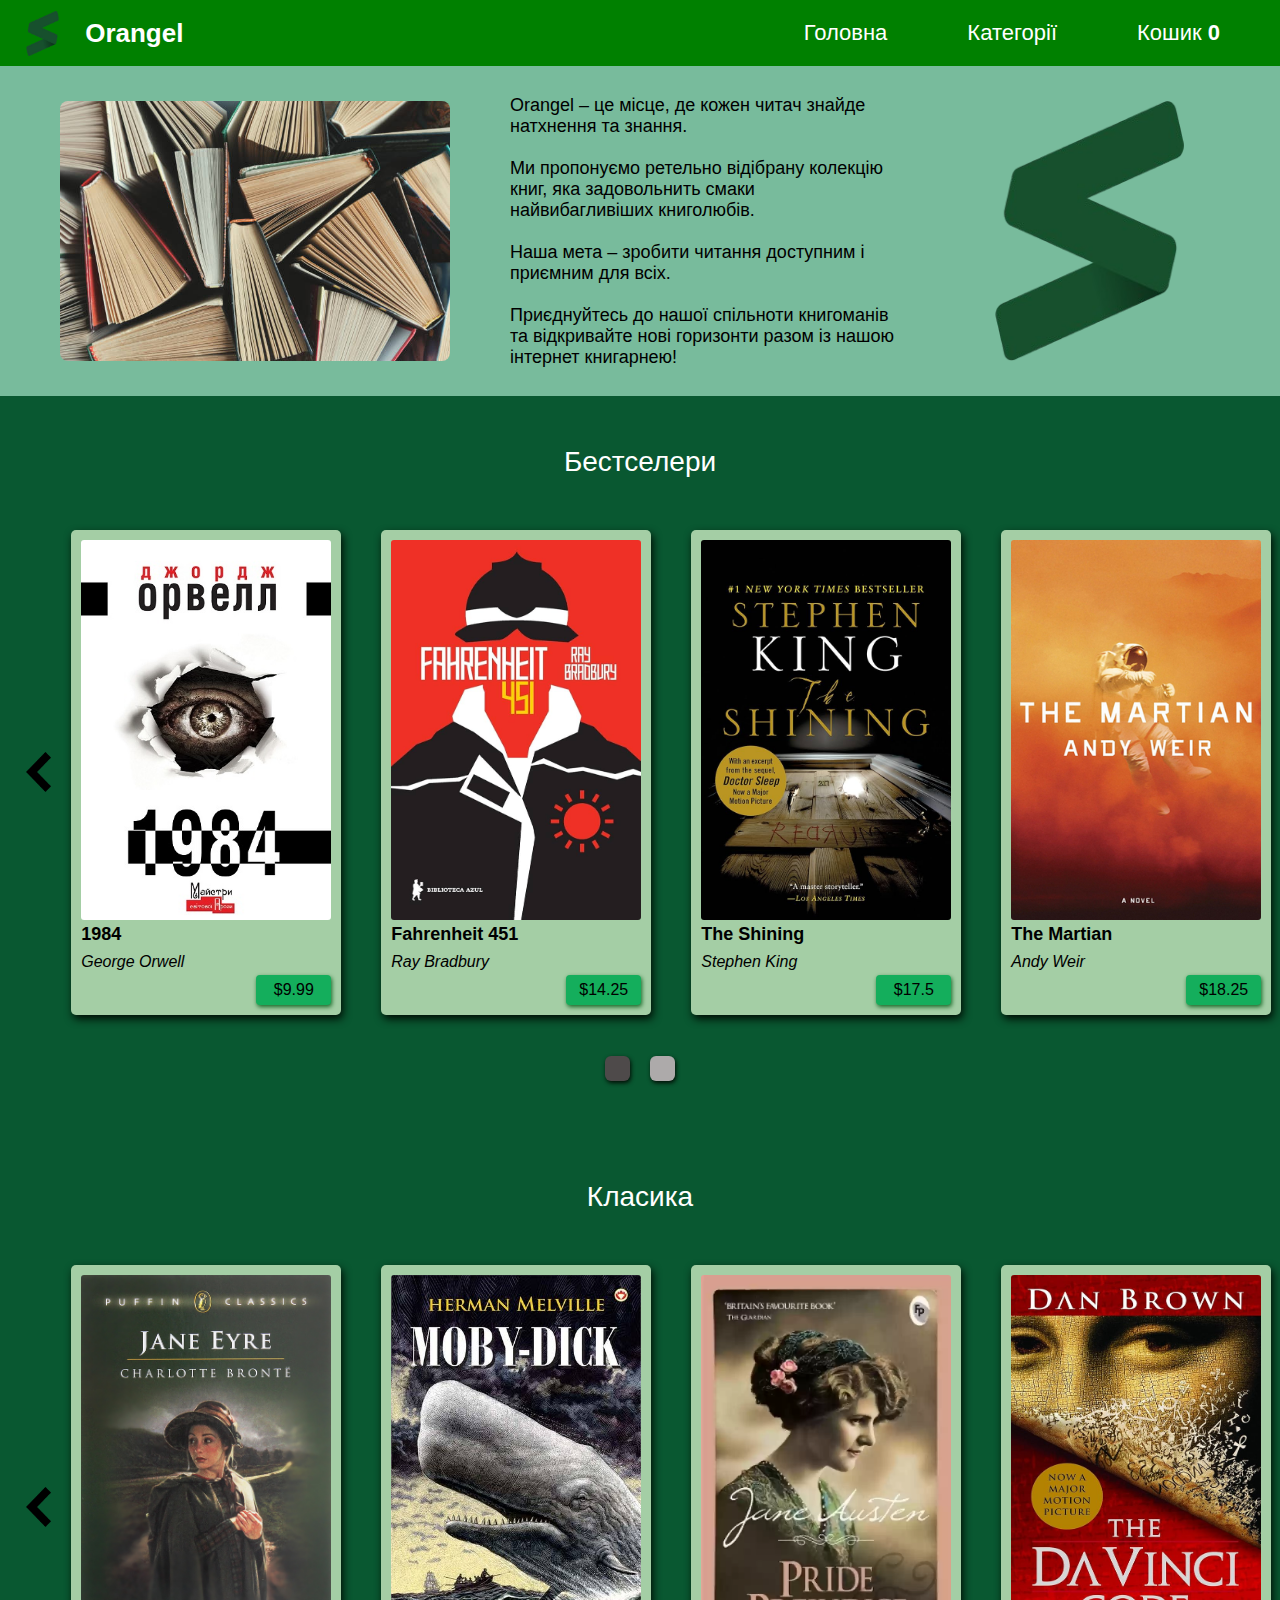
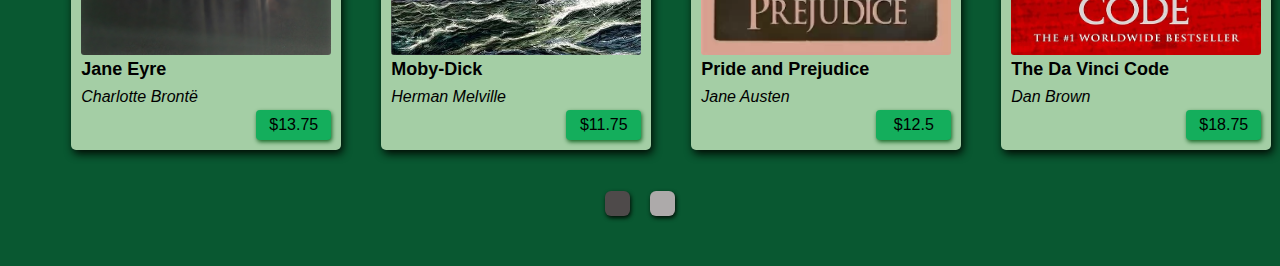
<file: index.html>
<!DOCTYPE html>
<html lang="en">

<head>
    <meta charset="UTF-8">
    <meta name="viewport" content="width=device-width, initial-scale=1.0">
    <title>Головна</title>
    <link rel="stylesheet" href="./home/home.css">
    <link rel="icon" href="./materials/img/logo.png">
    <script src="./home/home.js" type="module"></script>
</head>

<body>
    <main>
        <header>
            <div class="logoName">
                <a class="smallLogo" href=""><img src="./materials/img/logo.png" alt=""></a>
                <a href="" class="companyName">Orangel</a>
            </div>
            <nav>
                <ul>
                    <li><a href="">Головна</a></li>
                    <li><a style="cursor: pointer">Категорії</a>
                        <ul>
                            <li><a href="categories/categories.html?type=bestsellersBooks">Бестселери</a></li>
                            <li><a href="categories/categories.html?type=classicBooks">Класика</a></li>
                            <li><a href="categories/categories.html?type=allBooks">Всі книги</a></li>
                        </ul>
                    </li>
                    <li><a class="cartIcon" href="cart/cart.html">Кошик</a></li>
                </ul>
            </nav>
        </header>
        <section class="about">
            <img class="backgroundBooksImage" src="./materials/img/backgrBooks.jpg" alt="">
            <p>Orangel – це місце, де кожен читач знайде натхнення та знання.
                <br><br>
                Ми пропонуємо ретельно відібрану колекцію книг, яка задовольнить смаки найвибагливіших книголюбів.
                <br><br>
                Наша мета – зробити читання доступним і приємним для всіх.
                <br><br>
                Приєднуйтесь до нашої спільноти книгоманів та відкривайте нові горизонти разом із нашою інтернет
                книгарнею!
            </p>
            <img class="bigLogo" src="./materials/img/logo.png" alt="">
        </section>
        <section class="homeContainer">
            <section class="booksSection">
                <a href="categories/categories.html?type=bestsellersBooks">Бестселери</a>
                <div class="booksContainer">
                    <img id="bestsellersLeftArrow" class="arrow" src="./materials/img/leftArrow.png" alt="">
                    <div class="bestsellersContainer"></div>
                    <img id="bestsellersRightArrow" class="arrow" src="./materials/img/rightArrow.png" alt="">
                </div>
                <div class="pagesRectangles">
                    <div class="bestsellers rectangle act"></div>
                    <div class="bestsellers rectangle"></div>
                </div>
            </section>
            <section class="booksSection">
                <a href="categories/categories.html?type=classicBooks">Класика</a>
                <div class="booksContainer">
                    <img id="classicLeftArrow" class="arrow" src="./materials/img/leftArrow.png" alt="">
                    <div class="classicContainer"></div>
                    <img id="classicRightArrow" class="arrow" src="./materials/img/rightArrow.png" alt="">
                </div>
                <div class="pagesRectangles">
                    <div class="classic rectangle act"></div>
                    <div class="classic rectangle"></div>
                </div>
            </section>
        </section>
    </main>
</body>

</html>
</file>
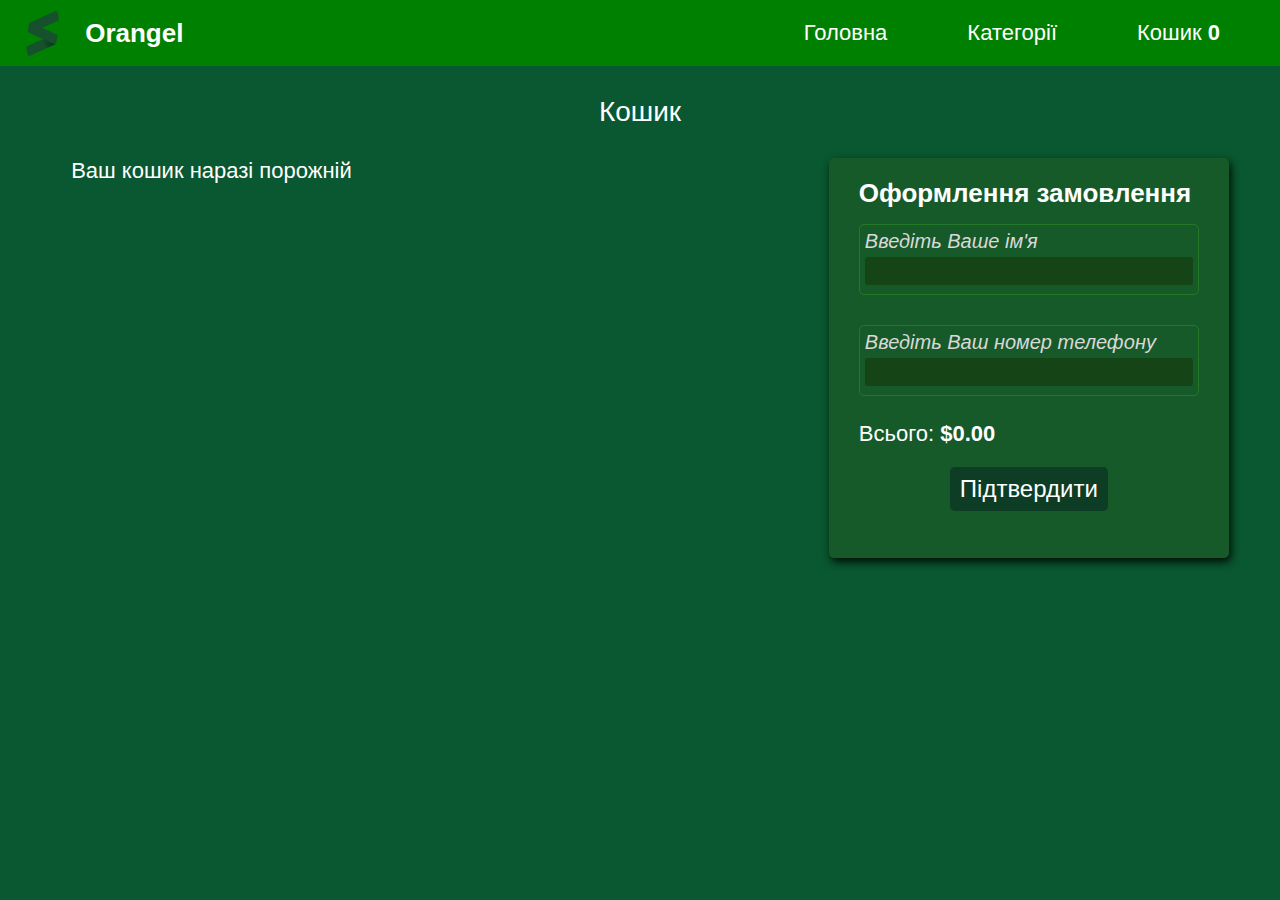
<file: cart/cart.html>
<!DOCTYPE html>
<html lang="en">

<head>
    <meta charset="UTF-8">
    <meta name="viewport" content="width=device-width, initial-scale=1.0">
    <title>Кошик</title>
    <link rel="stylesheet" href="./cart.css">
    <link rel="icon" href="../materials/img/logo.png">
    <script src="./cart.js" type="module"></script>
</head>

<body>
    <main>
        <header>
            <div class="logoName">
                <a class="smallLogo" href="../"><img src="../materials/img/logo.png" alt=""></a>
                <a href="../" class="companyName">Orangel</a>
            </div>
            <nav>
                <ul>
                    <li><a href="../">Головна</a></li>
                    <li><a style="cursor: pointer;">Категорії</a>
                        <ul>
                            <li><a href="../categories/categories.html?type=bestsellersBooks">Бестселери</a></li>
                            <li><a href="../categories/categories.html?type=classicBooks">Класика</a></li>
                            <li><a href="../categories/categories.html?type=allBooks">Всі книги</a></li>
                        </ul>
                    </li>
                    <li><a class="cartIcon" href="">Кошик</a></li>
                </ul>
            </nav>

        </header>
        <div class="mainContainer">
            <span class="containerTitle">Кошик</span>
            <div class="container">
                <div class="booksAndInfo">
                    <span class="booksCount"></span>
                    <div class="booksContainer"></div>
                    <button class="clearButton">Очистити</button>
                </div>
                <div class="orderContainer">
                    <h2>Оформлення замовлення</h2>
                    <label>Введіть Ваше ім'я
                        <input class="nameInput" type="text">
                    </label>
                    <label>Введіть Ваш номер телефону
                        <input class="phoneNumberInput" type="text">
                    </label>
                    <span class="totalCost">Всього: $0</span>
                    <button class="confirmButton">Підтвердити</button>
                </div>
            </div>
        </div>
    </main>
</body>

</html>
</file>
<file: home/home.css>
* {
    padding: 0; margin: 0;
    box-sizing: border-box;
    font-family: sans-serif;
    list-style: none;
    text-decoration: none;
}
body {
    background-color: #095831;
}
header {
    width: 100%;
    padding: 0 20px;
    background: green;
    color: aliceblue;
    display: flex;
    justify-content: space-between;
    align-items: center;
    position: fixed;
    left: 0;
    right: 0;
    top: 0;
    z-index: 1;
    .logoName {
        display: flex;
        justify-content: space-between;
        align-items: center;
        img {
            height: 45px;
            margin-right: 20px;
        }
        .smallLogo {
            display: flex;
            align-items: center;
        }
        .companyName {
            font-size: 26px;
            font-weight: 600;
            color: #fff;
        }
    }
    nav ul li {
        position: relative;
        float: left;
        a {
            font-size: 22px;
            padding: 20px 40px;
            color: #fff;
            display: block;
        }
        a:hover {
            background: #fff;
            color: #000;
        }
        ul {
            width: 170px;
            background: green;
            display: none;    
            position: absolute;
            left: 0;  
            li {
                width: 100%;
                border: 1px solid rgba(0, 0, 0, .1);
                a {
                    font-size: 18px;
                    padding: 20px auto;
                    color: #fff;
                }
            }
        }
    }
    nav ul li:hover {
        ul {
            display: initial;
        }
    }
}
.about {
    height: 330px;
    margin-top: 66px;
    padding: 30px 60px;
    background-color: rgb(120, 187, 156);
    display: flex;
    justify-content: space-between;
    align-items: center;
    .backgroundBooksImage {
        height: 260px;
        border-radius: 8px;
    }
    p {
        font-size: 18px;
        margin: 0 60px;
        cursor: default;
    }
    .bigLogo {
        height: 260px;
    }
}
.booksSection {
    margin-bottom: 20px;
    padding: 0 2%;
    display: flex;
    flex-direction: column;
    align-items: center;
    a {
        font-size: 28px;
        margin-top: 50px;
        margin-bottom: 40px;
        color: #fff;
        text-decoration: none;
        transition: 0.3s;
    }
    a:hover {
        color: #000;
    }
}
.booksContainer {
    height: 508px;
    width: 100%;
    
    display: flex;
    justify-content: space-between;
    align-items: center;
    .bestsellersBooks {
        display: flex;
    }
}
.bestsellersContainer, .classicContainer {
    display: flex;
}
.book {
    height: auto;
    width: 270px;
    margin: 0 20px;
    padding: 10px;
    background: #A4CEA5;
    border-radius: 5px;
    box-shadow: 2px 4px 8px #020c04;
    cursor: pointer;
    transition: 0.5s;
    display: flex;
    flex-direction: column;
    justify-content: space-between;
    .bookName {
        font-size: 18px;
        margin: 4px 0;
        font-weight: 600;
    }
    .bookAuthor {
        margin: 4px 0;
        font-style: italic;
    }
    .bookCover {
        height: 380px;
        width: 250px;
        border-radius: 3px;
    }
    .bookPriceBox {
        height: 30px;
        width: 75px;
        background-color: #14AE5C;
        border-radius: 4px;
        box-shadow: 1px 2px 4px #156826;
        transition: 0.5s;
        display: flex;
        justify-content: center;
        align-self: end;
        align-items: center;
    }
}
.book:hover { 
    background: #4bc479;
    transform: scale(1.02);
    transition: 0.3s;
    .bookPriceBox {
        background-color: #12c536;
    }
}
.arrow {
    height: 40px;
    margin: 0 auto;
    cursor: pointer;
}
.pagesRectangles {
    display: flex;
}
.rectangle {
    height: 25px;
    width: 25px;
    margin: 30px 10px;
    background-color: rgb(173, 170, 170);
    border-radius: 6px;
    box-shadow: 1px 2px 4px #020c04;
    cursor: pointer;
}
.act {
    background-color: rgb(78, 74, 74);
}
</file>
<file: cart/cart.css>
* {
    padding: 0; margin: 0;
    box-sizing: border-box;
    font-family: sans-serif;
    list-style: none;
    text-decoration: none;
}
body {
    background-color: #095831;
}
header {
    width: 100%;
    padding: 0 20px;
    background: green;
    color: aliceblue;
    display: flex;
    justify-content: space-between;
    align-items: center;
    position: fixed;
    left: 0;
    right: 0;
    top: 0;
    z-index: 1;
    .logoName {
        display: flex;
        justify-content: space-between;
        align-items: center;
        img {
            height: 45px;
            margin-right: 20px;
        }
        .smallLogo {
            display: flex;
            align-items: center;
        }
        .companyName {
            font-size: 26px;
            font-weight: 600;
            color: #fff;
        }
    }
    nav ul li {
        position: relative;
        float: left;
        a {
            font-size: 22px;
            padding: 20px 40px;
            color: #fff;
            display: block;
        }
        a:hover {
            background: #fff;
            color: #000;
        }
        ul {
            width: 170px;
            background: green;
            display: none;    
            position: absolute;
            left: 0;  
            li {
                width: 100%;
                border: 1px solid rgba(0, 0, 0, .1);
                a {
                    font-size: 18px;
                    padding: 20px auto;
                    color: #fff;
                }
            }
        }
    }
    nav ul li:hover {
        ul {
            display: initial;
        }
    }
}
.mainContainer {
    margin-top: 66px;
    padding: 0 4%;
    display: flex;
    flex-direction: column;
}
.containerTitle {
    font-size: 28px;
    margin: 30px 0;
    color: #fff;
    align-self: center;
}
.container {
    display: flex;
    justify-content: space-between;
}
.booksAndInfo {
    display: flex;
    flex-direction: column;
    align-items: center;
    .booksCount {
        font-size: 22px;
        margin: 0 20px;
        color: #fff;
    }
    .clearButton {
        height: 40px;
        width: 100px;
        font-size: 16px;
        margin-bottom: 20px;
        background: #10c966;
        border: none;
        border-radius: 5px;
        cursor: pointer;
        transition: 0.5s;
    }
    .clearButton:hover {
        background-color: #fff;
        border: 1px solid #0cfa04;
    }
    .hide {
        display: none;
    }
}
.book {
    height: auto;
    width: 520px;
    margin-bottom: 20px;
    padding: 10px;
    background-color: #618b61;
    border-radius: 5px;
    box-shadow: 2px 4px 8px #020c04;
    display: flex;
    .bookCover {
        height: 228px;
        width: 150px;
        border-radius: 3px;
        cursor: pointer;
    }
    .bookInfo {
        width: 100%;
        margin-left: 10px;
        display: flex;
        flex-direction: column;
        justify-content: space-between;
        .bookDetails {
            display: flex;
            flex-direction: column;
            .bookNamePlusDelete {
                display: flex;
                align-items: center;
                justify-content: space-between;
                .bookName {
                    font-size: 20px;
                    font-weight: bold;
                }
                .delete {
                    font-size: 30px;
                    cursor: pointer;
                }
            }
            .bookAuthor {
                font-size: 18px;
                margin: 8px 0;
                font-style: italic;
            }
        }
        .bookPrices {
            display: flex;
            justify-content: space-between;
            .bookPriceBox {
                height: 30px;
                width: 75px;
                margin: 0;
                background-color: #14AE5C;
                border-radius: 3px;
                display: flex;
                justify-content: center;
                align-items: center;
            }
            .bookCostPlusCount {
                display: flex;
                align-items: center;
                * {
                    margin: 0 5px;
                }
                .bookCostBox {
                    height: 30px;
                    width: 75px;
                    margin: 0 5px;
                    background-color: #246140;
                    border-radius: 3px;
                    display: flex;
                    justify-content: center;
                    align-items: center;
                }
                .minus, .plus {
                    font-size: 28px;
                    cursor: pointer;
                }
                .bookCount {
                    font-size: 20px;
                }
            }
        }
    } 
}
.orderContainer {
    height: 400px;
    width: 400px;
    padding: 20px 30px;
    background-color: #165a2a;
    color: #fff;
    border-radius: 5px;
    box-shadow: 2px 4px 8px #020c04;
    display: flex;
    flex-direction: column;
    h2 {
        font-size: 26px;
    }
    label {
        font-size: 20px;
        margin: 15px 0;
        padding: 5px;
        font-style: italic;
        border-radius: 5px;
        border: 1px solid rgba(58, 163, 36, 0.4);
        color: #dbd8d8;
        display: flex;
        flex-direction: column;
        input {
            height: 28px;
            font-size: 18px;
            margin: 4px 0;
            padding: 0 5px;
            background-color: #154417;
            color: #ffffff;
            outline: none;
            border-radius: 3px;
            border: none;
        }
    }  
    .totalCost {
        font-size: 22px;
        margin: 10px 0;
    }   
    .confirmButton {
        font-size: 24px;
        margin: 10px 0;
        padding: 8px 10px;
        background-color: #0d3d25;
        color: #fff;
        border-radius: 5px;
        transition: 0.5s;
        border: none;
        align-self: center;
    }
    .confirmButton:hover {
        background-color: #10c966;
        color: #000;
    }  
}
</file>
